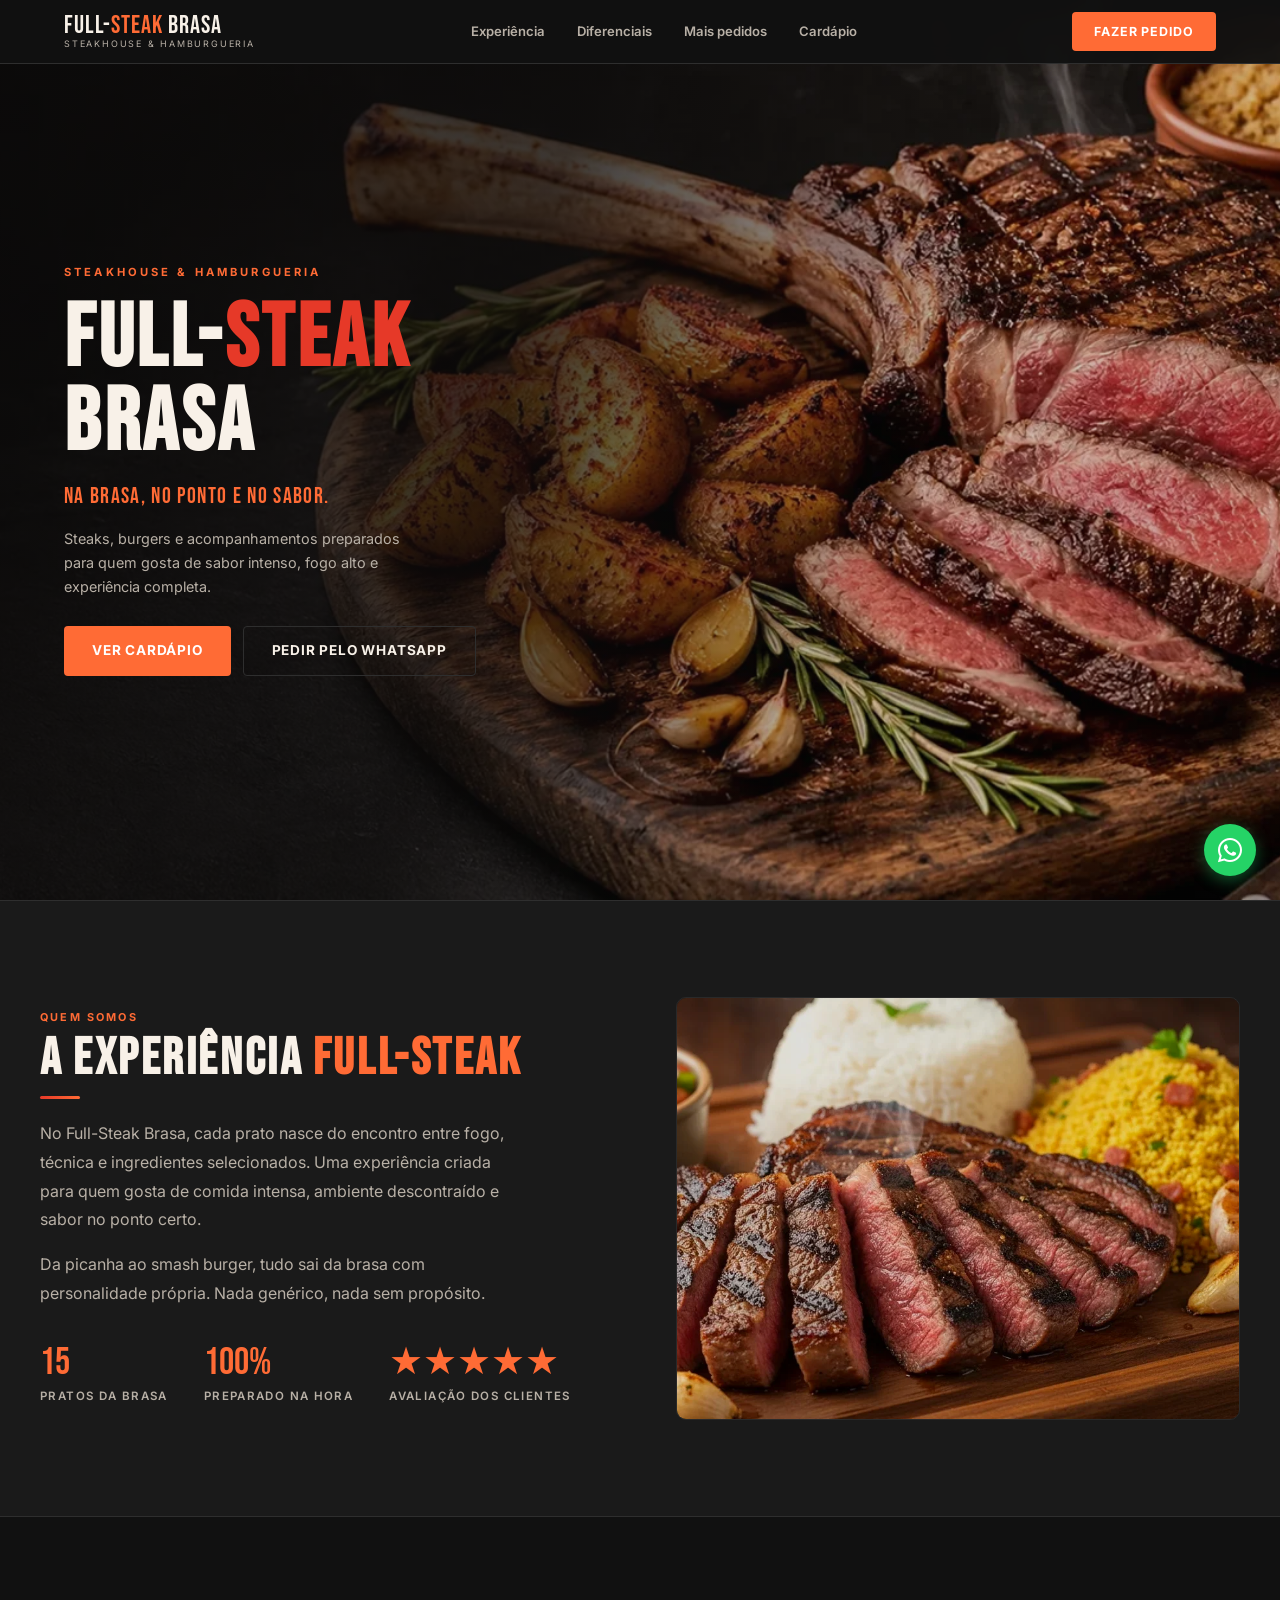
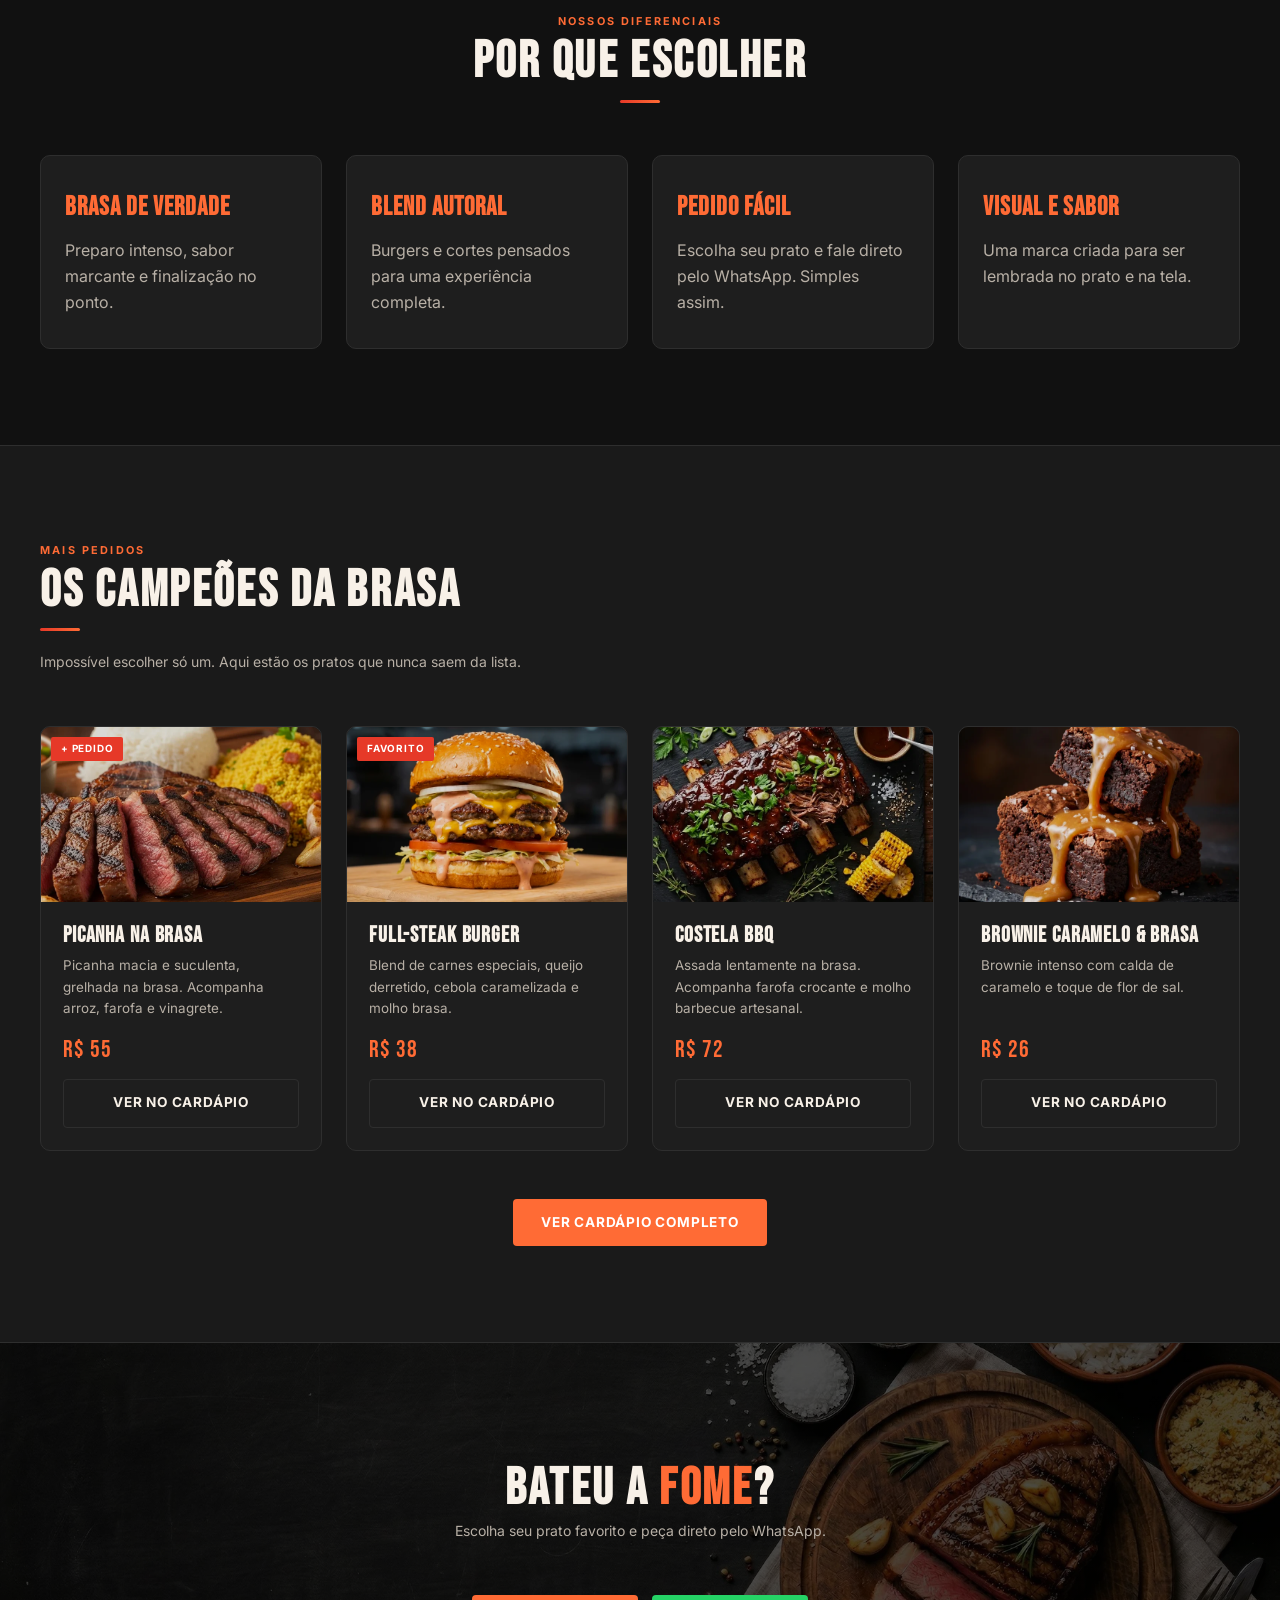
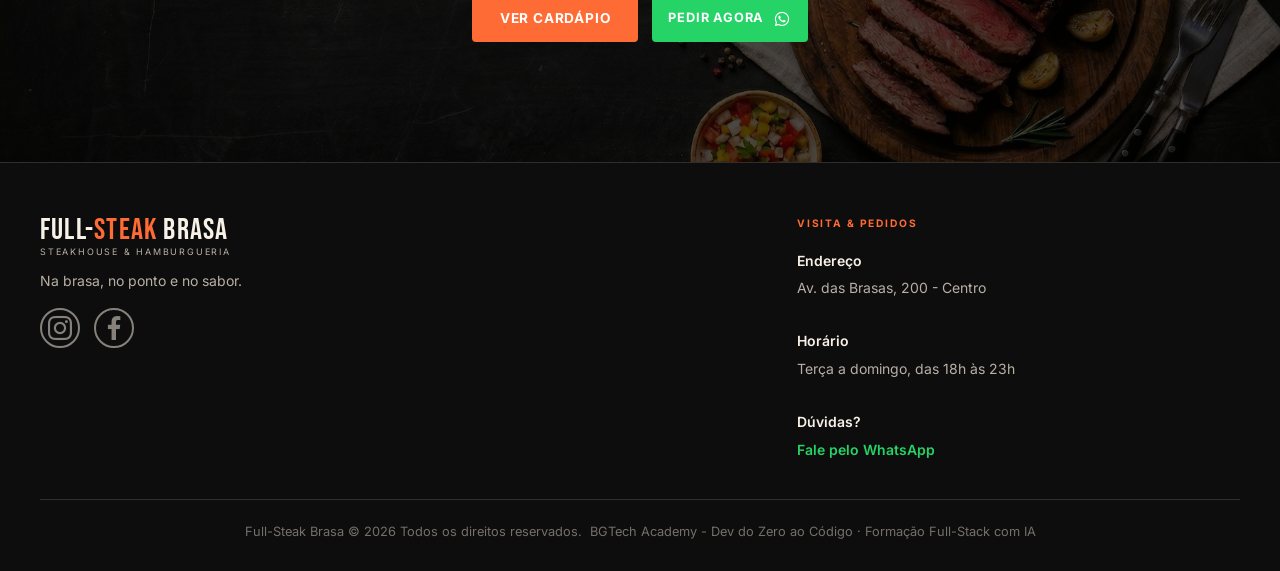
<file: index.html>
<!doctype html>
<html lang="pt-br">
    <head>
        <meta charset="UTF-8" />
        <meta name="viewport" content="width=device-width, initial-scale=1.0" />
        <title>Full-Steak Brasa — Steakhouse & Hamburgueria</title>
        <meta
            name="description"
            content="Full-Steak Brasa: steaks, burgers artesanais e acompanhamentos preparados na brasa. Peça pelo WhatsApp."
        />
        <link
            href="https://unpkg.com/boxicons@2.1.4/css/boxicons.min.css"
            rel="stylesheet"
        />
        <link rel="stylesheet" href="css/style.css" />
    </head>
    <body>
        <!-- HEADER (reusa .site-header + .lp-nav) -->
         <header class="site-header">
            <div class="header-inner">
                <a href="index.html" class="logo">
                    <span class="logo-name">Full-<span class="fire">Steak</span> Brasa</span>
                    <span class="logo-sub">Steakhouse &amp; Hamburgueria</span>
                </a>

                <nav class="lp-nav" aria-label="Navegação principal">
                    <a href="#experiencia">Experiência</a>
                    <a href="#diferenciais">Diferenciais</a>
                    <a href="#mais-pedidos">Mais pedidos</a>
                    <a href="cardapio.html" target="_blank">Cardápio</a>
                </nav>

                <a href="#fazer-pedido" class="btn btn-primary btn-header">Fazer pedido</a>
            </div>
        </header>

        <!-- HERO (reusa .hero) -->
        <section class="hero" id="inicio">
            <div class="hero-bg lp-hero"></div>
            <div class="hero-content">
                <span class="hero-eyebrow">Steakhouse &amp; Hamburgueria</span>
                <h1 class="hero-title">Full-<span class="fire">Steak</span><br />Brasa</h1>
                <p class="hero-tagline">Na brasa, no ponto e no sabor.</p>
                <p class="hero-desc">
                    Steaks, burgers e acompanhamentos preparados para quem gosta
                    de sabor intenso, fogo alto e experiência completa.
                </p>
                <div class="hero-actions">
                    <a href="cardapio.html" target="_blank" class="btn btn-primary">Ver cardápio</a>
                    <a href="https://wa.me/5585999999999" target="_blank" class="btn btn-secondary">Pedir pelo WhatsApp</a>
                </div>
            </div>
        </section>

        <!-- EXPERIÊNCIA (faixa clara: texto + imagem) -->
        <section class="faixa" id="experiencia">
            <div class="faixa-inner exp-grid">
                <div>
                    <div class="secao-titulo" style="margin-bottom: 0">
                        <span class="secao-label">Quem somos</span>
                        <h2>A experiência <span class="fire">Full-Steak</span></h2>
                        <div class="divider"></div>
                    </div>
                    <p>
                        No Full-Steak Brasa, cada prato nasce do encontro entre
                        fogo, técnica e ingredientes selecionados. Uma experiência
                        criada para quem gosta de comida intensa, ambiente
                        descontraído e sabor no ponto certo.
                    </p>
                    <p>
                        Da picanha ao smash burger, tudo sai da brasa com
                        personalidade própria. Nada genérico, nada sem propósito.
                    </p>

                    <div class="stats">
                        <div>
                            <span class="stat-num">15</span>
                            <span class="stat-label">Pratos da brasa</span>
                        </div>
                        <div>
                            <span class="stat-num">100%</span>
                            <span class="stat-label">Preparado na hora</span>
                        </div>
                        <div>
                            <span class="stat-num">★★★★★</span>
                            <span class="stat-label">Avaliação dos clientes</span>
                        </div>
                    </div>
                </div>

                <div class="exp-img-wrap">
                    <img src="img/picanha.webp" alt="Picanha grelhada na brasa" class="exp-img" />
                </div>
            </div>
        </section>

        <!-- DIFERENCIAIS -->
        <section class="faixa" id="diferenciais" style="background: var(--bg-01)">
            <div class="faixa-inner">
                <div class="secao-titulo centro">
                    <span class="secao-label">Nossos diferenciais</span>
                    <h2>Por que escolher</h2>
                    <div class="divider"></div>
                </div>

                <div class="grid-4">
                    <div class="card-simples">
                        <h3>Brasa de verdade</h3>
                        <p>Preparo intenso, sabor marcante e finalização no ponto.</p>
                    </div>
                    <div class="card-simples">
                        <h3>Blend autoral</h3>
                        <p>Burgers e cortes pensados para uma experiência completa.</p>
                    </div>
                    <div class="card-simples">
                        <h3>Pedido fácil</h3>
                        <p>Escolha seu prato e fale direto pelo WhatsApp. Simples assim.</p>
                    </div>
                    <div class="card-simples">
                        <h3>Visual e sabor</h3>
                        <p>Uma marca criada para ser lembrada no prato e na tela.</p>
                    </div>
                </div>
            </div>
        </section>

        <!-- MAIS PEDIDOS (reusa .produto-card) -->
        <section class="faixa" id="mais-pedidos">
            <div class="faixa-inner">
                <div class="secao-titulo">
                    <span class="secao-label">Mais pedidos</span>
                    <h2>Os campeões da brasa</h2>
                    <div class="divider"></div>
                    <p>Impossível escolher só um. Aqui estão os pratos que nunca saem da lista.</p>
                </div>

                <div class="grid-4">
                    <article class="produto-card">
                        <div class="card-img-wrap">
                            <img class="card-img" src="img/picanha.webp" alt="Picanha na Brasa" />
                            <span class="card-badge">+ Pedido</span>
                        </div>
                        <div class="card-body">
                            <h3 class="card-nome">Picanha na Brasa</h3>
                            <p class="card-desc">Picanha macia e suculenta, grelhada na brasa. Acompanha arroz, farofa e vinagrete.</p>
                            <div class="card-rodape"><span class="card-preco">R$ 55</span></div>
                            <a href="cardapio.html" target="_blank" class="btn btn-secondary">Ver no cardápio</a>
                        </div>
                    </article>

                    <article class="produto-card">
                        <div class="card-img-wrap">
                            <img class="card-img" src="img/hamburger.webp" alt="Full-Steak Burger" />
                            <span class="card-badge">Favorito</span>
                        </div>
                        <div class="card-body">
                            <h3 class="card-nome">Full-Steak Burger</h3>
                            <p class="card-desc">Blend de carnes especiais, queijo derretido, cebola caramelizada e molho brasa.</p>
                            <div class="card-rodape"><span class="card-preco">R$ 38</span></div>
                            <a href="cardapio.html" target="_blank" class="btn btn-secondary">Ver no cardápio</a>
                        </div>
                    </article>

                    <article class="produto-card">
                        <div class="card-img-wrap">
                            <img class="card-img" src="img/costela-bbq.webp" alt="Costela BBQ" />
                        </div>
                        <div class="card-body">
                            <h3 class="card-nome">Costela BBQ</h3>
                            <p class="card-desc">Assada lentamente na brasa. Acompanha farofa crocante e molho barbecue artesanal.</p>
                            <div class="card-rodape"><span class="card-preco">R$ 72</span></div>
                            <a href="cardapio.html" target="_blank" class="btn btn-secondary">Ver no cardápio</a>
                        </div>
                    </article>

                    <article class="produto-card">
                        <div class="card-img-wrap">
                            <img class="card-img" src="img/brownie-caramelo.webp" alt="Brownie Caramelo e Brasa" />
                        </div>
                        <div class="card-body">
                            <h3 class="card-nome">Brownie Caramelo &amp; Brasa</h3>
                            <p class="card-desc">Brownie intenso com calda de caramelo e toque de flor de sal.</p>
                            <div class="card-rodape"><span class="card-preco">R$ 26</span></div>
                            <a href="cardapio.html" target="_blank" class="btn btn-secondary">Ver no cardápio</a>
                        </div>
                    </article>
                </div>

                <div class="cta-link">
                    <a href="cardapio.html" target="_blank" class="btn btn-primary">Ver cardápio completo</a>
                </div>
            </div>
        </section>

        <!-- CTA FINAL -->
        <section class="cta-final" id="fazer-pedido">
            <div class="secao-titulo centro">
                <h2>Bateu a <span class="fire">fome</span>?</h2>
                <p>Escolha seu prato favorito e peça direto pelo WhatsApp.</p>
            </div>
            <div class="cta-final-actions">
                <a href="cardapio.html" target="_blank" class="btn btn-primary">Ver cardápio</a>
                <a href="https://wa.me/5585999999999" target="_blank" class="btn btn-whatsapp">
                    Pedir agora
                    <i class="bx bxl-whatsapp"></i>
                </a>
            </div>
        </section>

        <!-- FOOTER (reusa o footer) -->
        <footer class="site-footer" id="contato">
            <div class="footer-inner">
                <div class="footer-topo">
                    <div class="footer-brand">
                        <div class="logo">
                            <span class="logo-name">Full-<span class="fire">Steak</span> Brasa</span>
                            <span class="logo-sub">Steakhouse &amp; Hamburgueria</span>
                        </div>
                        <p>Na brasa, no ponto e no sabor.</p>
                        <div>
                            <a href="https://instagram.com/bgtech.academy" target="_blank"><i class="bx bxl-instagram"></i></a>
                            <a href="https://www.facebook.com/profile.php?id=61588832336791" target="_blank"><i class="bx bxl-facebook"></i></a>
                        </div>
                    </div>

                    <div class="footer-col">
                        <h4>Visita &amp; Pedidos</h4>
                        <address>
                            <strong>Endereço</strong>
                            Av. das Brasas, 200 - Centro<br /><br />
                            <strong>Horário</strong>
                            Terça a domingo, das 18h às 23h<br /><br />
                            <strong>Dúvidas?</strong>
                            <a href="https://wa.me/5585999999999" target="_blank" class="footer-wpp-link">Fale pelo WhatsApp</a>
                        </address>
                    </div>
                </div>

                <div class="footer-fundo">
                    <p>Full-Steak Brasa © 2026 Todos os direitos reservados.</p>
                    <p>BGTech Academy - Dev do Zero ao Código · Formação Full-Stack com IA</p>
                </div>
            </div>
        </footer>

        <!-- BOTÃO FLUTUANTE WHATSAPP -->
        <a href="https://wa.me/5585999999999" target="_blank" class="whatsapp-float" aria-label="Fazer pedido pelo WhatsApp">
            <i class="bx bxl-whatsapp"></i>
        </a>
    </body>
</html>

<!-- Ctrl + ; == comentário -->
<!-- Alt + Shift + F == formatar -->
</file>
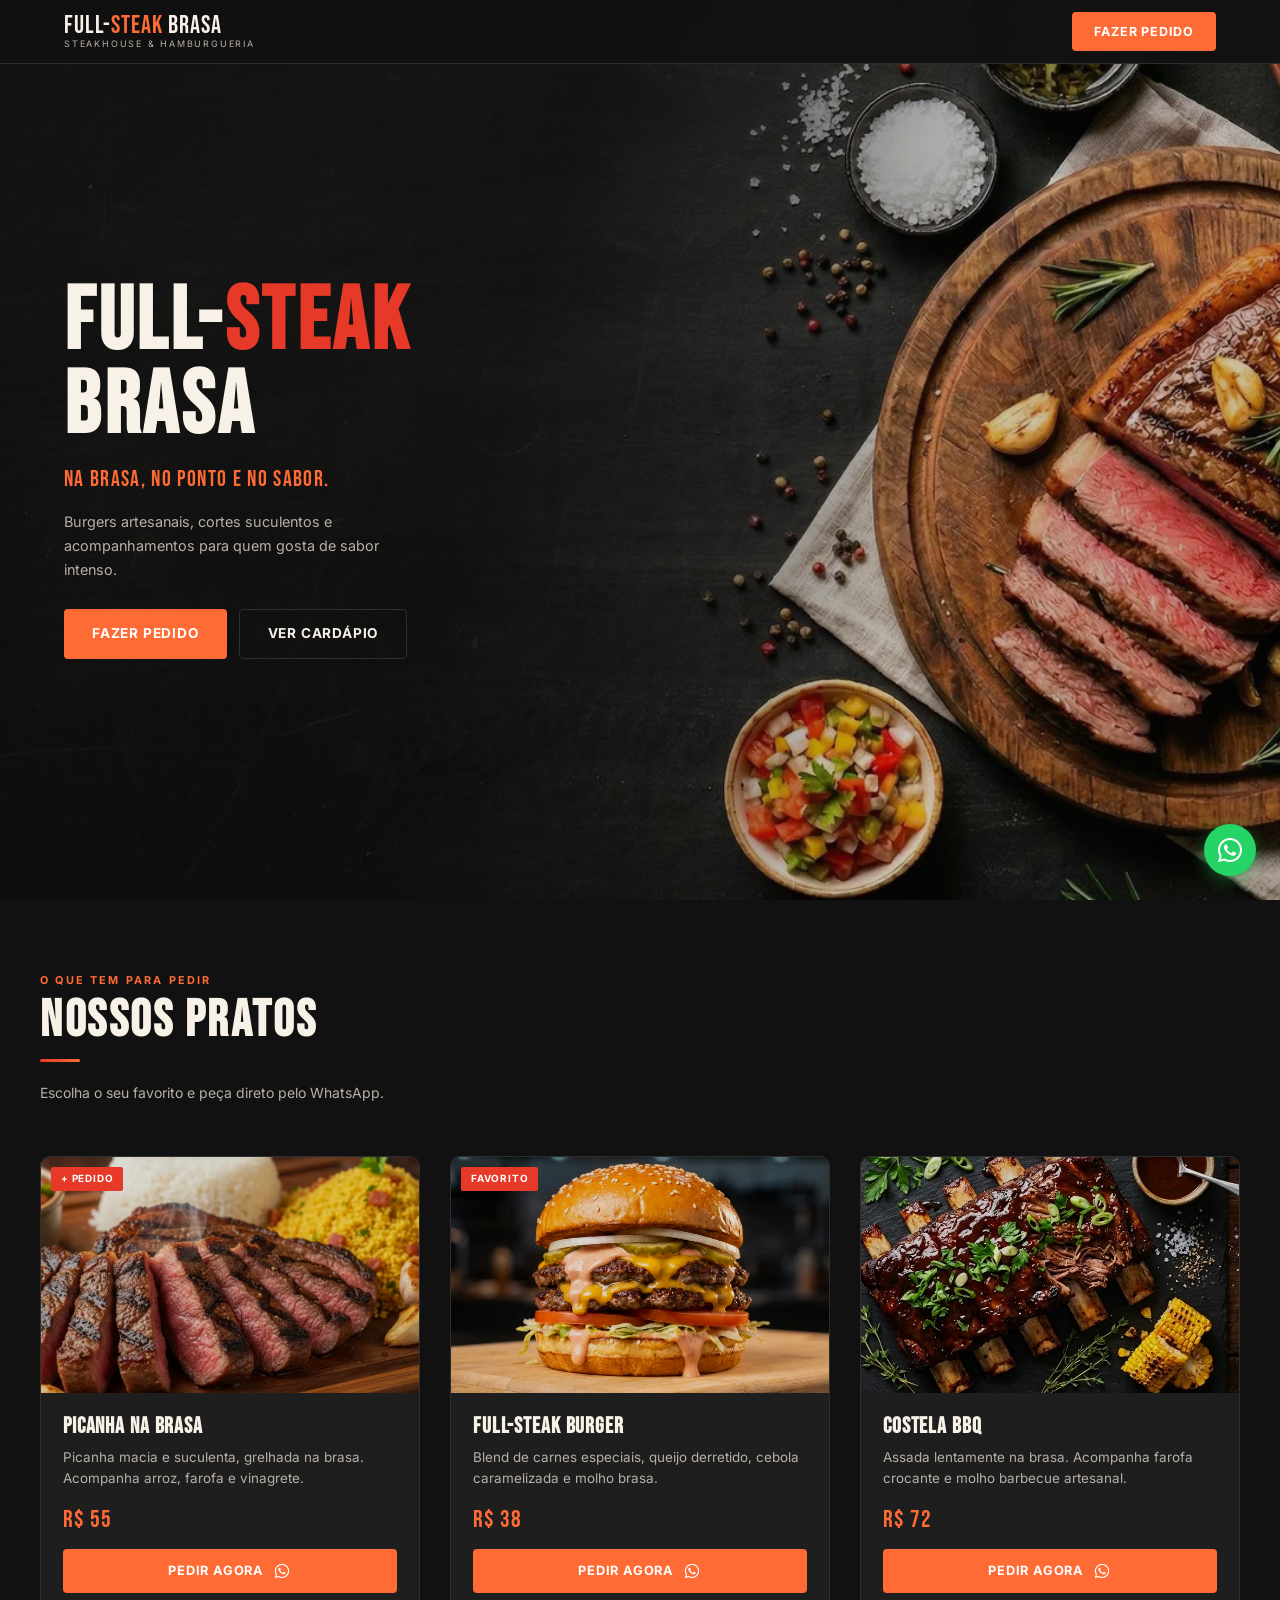
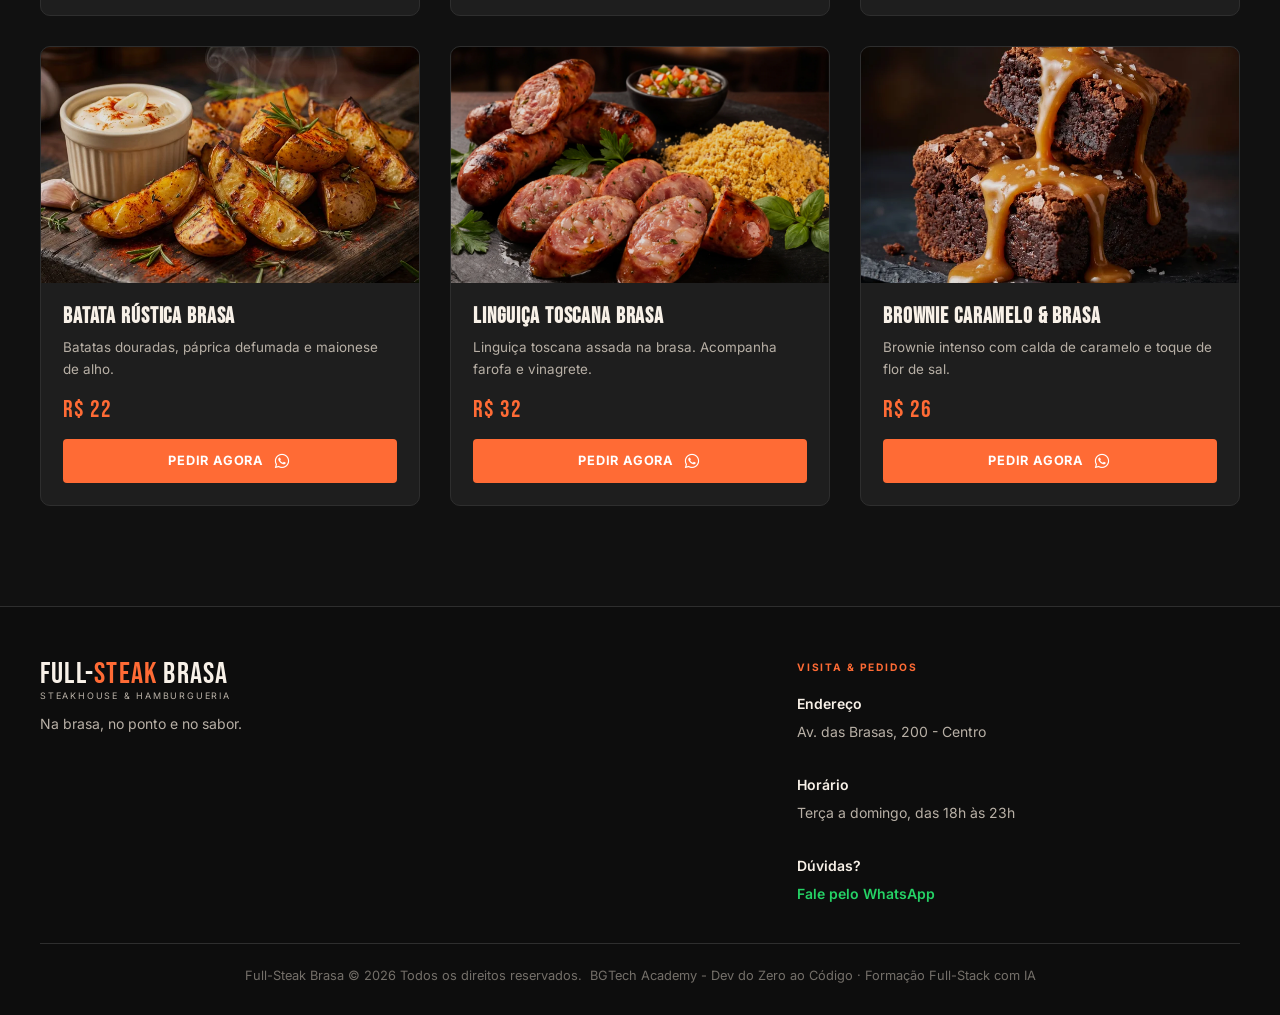
<file: cardapio.html>
<!doctype html>
<html lang="pt-BR">
    <head>
        <meta charset="UTF-8" />
        <meta name="viewport" content="width=device-width, initial-scale=1.0" />
        <title>Cardápio — Full-Steak Brasa</title>
        <meta
            name="description"
            content="Cardápio do Full-Steak Brasa. Steaks, burgers artesanais e acompanhamentos na brasa."
        />
        <!-- Biblioteca externa de ícones (Boxicons) -->
        <link href="https://unpkg.com/boxicons@2.1.4/css/boxicons.min.css" rel="stylesheet" />
        <!-- CSS do projeto -->
        <link rel="stylesheet" href="css/style.css" />
    </head>

    <body>
        <!-- HEADER: logo + botão de pedido -->
        <header class="site-header">
            <div class="header-inner">
                <a href="cardapio.html" class="logo">
                    <span class="logo-name">
                        Full-<span class="fire">Steak</span> Brasa
                    </span>
                    <span class="logo-sub">Steakhouse & Hamburgueria</span>
                </a>

                <a
                    href="https://wa.me/5585999999999"
                    target="_blank"
                    class="btn btn-primary btn-header"
                >
                    Fazer pedido
                </a>
            </div>
        </header>

        <!-- HERO -->
        <section class="hero">
            <div class="hero-bg"></div>

            <div class="hero-content">
                <h1 class="hero-title">
                    Full-<span class="fire">Steak</span><br />Brasa
                </h1>
                <p class="hero-tagline">Na brasa, no ponto e no sabor.</p>
                <p class="hero-desc">
                    Burgers artesanais, cortes suculentos e acompanhamentos para
                    quem gosta de sabor intenso.
                </p>

                <div class="hero-actions">
                    <a
                        href="https://wa.me/5585999999999"
                        target="_blank"
                        class="btn btn-primary"
                        >Fazer pedido</a
                    >
                    <a href="#cardapio" class="btn btn-secondary">Ver cardápio</a>
                </div>
            </div>
        </section>

        <!-- PRODUTOS -->
        <main class="secao-produtos" id="cardapio">
            <div class="secao-titulo">
                <span class="secao-label">O que tem para pedir</span>
                <h2>NOSSOS PRATOS</h2>
                <div class="divider"></div>
                <p>Escolha o seu favorito e peça direto pelo WhatsApp.</p>
            </div>

            <div class="produtos-grid">
                <!-- CARD 1 — Picanha na Brasa -->
                <article class="produto-card">
                    <div class="card-img-wrap">
                        <img
                            class="card-img"
                            src="./img/picanha.webp"
                            alt="Picanha na Brasa"
                        />
                        <span class="card-badge">+ Pedido</span>
                    </div>
                    <div class="card-body">
                        <h3 class="card-nome">Picanha na Brasa</h3>
                        <p class="card-desc">
                            Picanha macia e suculenta, grelhada na brasa.
                            Acompanha arroz, farofa e vinagrete.
                        </p>
                        <div class="card-rodape">
                            <span class="card-preco">R$ 55</span>
                        </div>
                        <a
                            href="https://wa.me/5585999999999"
                            target="_blank"
                            class="btn btn-whatsapp"
                        >
                            Pedir agora
                            <i class="bx bxl-whatsapp"></i>
                        </a>
                    </div>
                </article>

                <!-- CARD 2 — Full-Steak Burger -->
                <article class="produto-card">
                    <div class="card-img-wrap">
                        <img
                            class="card-img"
                            src="./img/hamburger.webp"
                            alt="Full-Steak Burger"
                        />
                        <span class="card-badge">Favorito</span>
                    </div>
                    <div class="card-body">
                        <h3 class="card-nome">Full-Steak Burger</h3>
                        <p class="card-desc">
                            Blend de carnes especiais, queijo derretido, cebola
                            caramelizada e molho brasa.
                        </p>
                        <div class="card-rodape">
                            <span class="card-preco">R$ 38</span>
                        </div>
                        <a
                            href="https://wa.me/5585999999999"
                            target="_blank"
                            class="btn btn-whatsapp"
                        >
                            Pedir agora
                            <i class="bx bxl-whatsapp"></i>
                        </a>
                    </div>
                </article>

                <!-- CARD 3 — Costela BBQ -->
                <article class="produto-card">
                    <div class="card-img-wrap">
                        <img
                            class="card-img"
                            src="./img/costela-bbq.webp"
                            alt="Costela BBQ"
                        />
                    </div>
                    <div class="card-body">
                        <h3 class="card-nome">Costela BBQ</h3>
                        <p class="card-desc">
                            Assada lentamente na brasa. Acompanha farofa
                            crocante e molho barbecue artesanal.
                        </p>
                        <div class="card-rodape">
                            <span class="card-preco">R$ 72</span>
                        </div>
                        <a
                            href="https://wa.me/5585999999999"
                            target="_blank"
                            class="btn btn-whatsapp"
                        >
                            Pedir agora
                            <i class="bx bxl-whatsapp"></i>
                        </a>
                    </div>
                </article>

                <!-- CARD 4 — Batata Rústica Brasa -->
                <article class="produto-card">
                    <div class="card-img-wrap">
                        <img
                            class="card-img"
                            src="./img/batata-rustica.webp"
                            alt="Batata Rústica Brasa"
                        />
                    </div>
                    <div class="card-body">
                        <h3 class="card-nome">Batata Rústica Brasa</h3>
                        <p class="card-desc">
                            Batatas douradas, páprica defumada e maionese de
                            alho.
                        </p>
                        <div class="card-rodape">
                            <span class="card-preco">R$ 22</span>
                        </div>
                        <a
                            href="https://wa.me/5585999999999"
                            target="_blank"
                            class="btn btn-whatsapp"
                        >
                            Pedir agora
                            <i class="bx bxl-whatsapp"></i>
                        </a>
                    </div>
                </article>

                <!-- CARD 5 — Linguiça Toscana Brasa -->
                <article class="produto-card">
                    <div class="card-img-wrap">
                        <img
                            class="card-img"
                            src="./img/linguica-toscana.webp"
                            alt="Linguiça Toscana Brasa"
                        />
                    </div>
                    <div class="card-body">
                        <h3 class="card-nome">Linguiça Toscana Brasa</h3>
                        <p class="card-desc">
                            Linguiça toscana assada na brasa. Acompanha farofa e
                            vinagrete.
                        </p>
                        <div class="card-rodape">
                            <span class="card-preco">R$ 32</span>
                        </div>
                        <a
                            href="https://wa.me/5585999999999"
                            target="_blank"
                            class="btn btn-whatsapp"
                        >
                            Pedir agora
                            <i class="bx bxl-whatsapp"></i>
                        </a>
                    </div>
                </article>

                <!-- CARD 6 — Brownie Caramelo & Brasa -->
                <article class="produto-card">
                    <div class="card-img-wrap">
                        <img
                            class="card-img"
                            src="./img/brownie-caramelo.webp"
                            alt="Brownie Caramelo e Brasa"
                        />
                    </div>
                    <div class="card-body">
                        <h3 class="card-nome">Brownie Caramelo &amp; Brasa</h3>
                        <p class="card-desc">
                            Brownie intenso com calda de caramelo e toque de
                            flor de sal.
                        </p>
                        <div class="card-rodape">
                            <span class="card-preco">R$ 26</span>
                        </div>
                        <a
                            href="https://wa.me/5585999999999"
                            target="_blank"
                            class="btn btn-whatsapp"
                        >
                            Pedir agora
                            <i class="bx bxl-whatsapp"></i>
                        </a>
                    </div>
                </article>
            </div>
            <!-- /produtos-grid -->
        </main>

        <!-- FOOTER -->
        <footer class="site-footer" id="contato">
            <div class="footer-inner">
                <div class="footer-topo">
                    <div class="footer-brand">
                        <div class="logo">
                            <span class="logo-name"
                                >Full-<span class="fire">Steak</span>
                                Brasa</span
                            >
                            <span class="logo-sub"
                                >Steakhouse &amp; Hamburgueria</span
                            >
                        </div>
                        <p>Na brasa, no ponto e no sabor.</p>
                    </div>

                    <div class="footer-col">
                        <h4>Visita &amp; Pedidos</h4>
                        <address>
                            <strong>Endereço</strong>
                            Av. das Brasas, 200 - Centro<br /><br />

                            <strong>Horário</strong>
                            Terça a domingo, das 18h às 23h<br /><br />

                            <strong>Dúvidas?</strong>
                            <a
                                href="https://wa.me/5585999999999"
                                target="_blank"
                                class="footer-wpp-link"
                            >
                                Fale pelo WhatsApp
                            </a>
                        </address>
                    </div>
                </div>

                <div class="footer-fundo">
                    <p>Full-Steak Brasa © 2026 Todos os direitos reservados.</p>
                    <p>
                        BGTech Academy - Dev do Zero ao Código · Formação
                        Full-Stack com IA
                    </p>
                </div>
            </div>
        </footer>

        <!-- BOTÃO FLUTUANTE WHATSAPP (fazer no final) -->
        <a
            href="https://wa.me/5585999999999"
            target="_blank"
            class="whatsapp-float"
            aria-label="Fazer pedido pelo WhatsApp"
        >
            <i class="bx bxl-whatsapp"></i>
        </a>
    </body>
</html>
</file>
<file: css/style.css>
/* ================================================
   FULL-STEAK BRASA — Cardápio
   ================================================ */


/* 1. FONTE ---------------------------------------- */
@import url('https://fonts.googleapis.com/css2?family=Bebas+Neue&family=Inter:wght@400;500;600;700&display=swap');


/* 2. VARIÁVEIS — o "coração" da identidade visual -- */
:root {
    --bg-01: #111111;
    --bg-card: #1E1E1E;

    --text-01: #F8F1E8;
    --text-02: #B8B0A6;

    --accent-red: #E63928;
    --accent-orange: #FF6B35;

    --border-soft: #2E2E2E;
    --whatsapp: #25D366;

    --font-heading: 'Bebas Neue', 'Arial Narrow', sans-serif;
    --font-body: 'Inter', system-ui, sans-serif;

    --radius-sm: 4px;
    --radius-md: 10px;

    --transition: 0.25s ease;
}


/* 3. RESET ---------------------------------------- */
*,
*::before,
*::after {
    margin: 0;
    padding: 0;
    box-sizing: border-box;
}

html {
    scroll-behavior: smooth;
}

body {
    background-color: var(--bg-01);
    color: var(--text-01);
    font-family: var(--font-body);
    line-height: 1.6;
    -webkit-font-smoothing: antialiased;
}

img {
    max-width: 100%;
    display: block;
}

a {
    color: inherit;
    text-decoration: none;
}


/* 4. UTILITÁRIOS ---------------------------------- */
.divider {
    width: 40px;
    height: 3px;
    background: linear-gradient(to right, var(--accent-red), var(--accent-orange));
    border-radius: 2px;
    margin: 12px 0 20px;
}

.fire {
    color: var(--accent-orange);
}

.secao-label {
    display: block;
    font-size: 0.68rem;
    font-weight: 700;
    letter-spacing: 0.2em;
    text-transform: uppercase;
    color: var(--accent-orange);
    margin-bottom: 6px;
}


/* 5. BOTÕES --------------------------------------- */
.btn {
    display: inline-flex;
    align-items: center;
    justify-content: center;
    gap: 8px;
    font-family: var(--font-body);
    font-size: 0.85rem;
    font-weight: 700;
    letter-spacing: 0.8px;
    text-transform: uppercase;
    padding: 0.8rem 1.75rem;
    border-radius: var(--radius-sm);
    border: none;
    cursor: pointer;
    transition: all var(--transition);
    white-space: nowrap;
}

.btn-primary {
    background: var(--accent-orange);
    color: #fff;
}

.btn-primary:hover {
    background: #f04434;
    transform: translateY(-2px);
    box-shadow: 0 8px 20px rgba(230, 57, 40, 0.38);
}

.btn-secondary {
    background: transparent;
    color: var(--text-01);
    border: 1.5px solid var(--border-soft);
}

.btn-secondary:hover {
    border-color: var(--accent-orange);
    color: var(--accent-orange);
    transform: translateY(-2px);
}

.btn-header {
    padding: 10px 22px;
    font-size: 0.78rem;
}

.btn-whatsapp {
    background: var(--accent-orange);
    color: #fff;
    font-size: 0.8rem;
    padding: 12px 16px;
    width: 100%;
}

.btn-whatsapp:hover {
    background: #1ebe5a;
    transform: translateY(-2px);
    box-shadow: 0 6px 16px rgba(37, 211, 102, 0.3);
}

/* Ícone do Boxicons dentro do botão */
.btn-whatsapp i {
    font-size: 1.2rem;
}


/* 6. HEADER --------------------------------------- */
.site-header {
    position: fixed;
    top: 0;
    left: 0;
    right: 0;
    z-index: 1000;
    height: 64px;
    background: rgba(17, 17, 17, 0.96);
    backdrop-filter: blur(10px);
    -webkit-backdrop-filter: blur(10px);
    border-bottom: 1px solid var(--border-soft);
}

.header-inner {
    height: 100%;
    max-width: 1200px;
    margin: 0 auto;
    padding: 0 24px;
    display: flex;
    align-items: center;
    justify-content: space-between;
}

.logo {
    display: flex;
    flex-direction: column;
    line-height: 1;
}

.logo-name {
    font-family: var(--font-heading);
    font-size: 1.55rem;
    letter-spacing: 0.04em;
    color: var(--text-01);
}

.logo-sub {
    font-size: 0.56rem;
    letter-spacing: 0.2em;
    text-transform: uppercase;
    color: var(--text-02);
    margin-top: 2px;
}


/* 7. HERO ----------------------------------------- */
.hero {
    height: 100vh;
    position: relative;
    display: flex;
    align-items: center;
    overflow: hidden;
}

.hero-bg {
    position: absolute;
    inset: 0;
    background-image:
        linear-gradient(105deg,
            rgba(11, 10, 10, 0.8) 40%,
            rgba(11, 10, 10, 0.2) 70%),
        url("../img/full-steak-hero.webp");
    background-size: cover;
    background-position: center;
}

.hero-content {
    position: relative;
    z-index: 1;
    width: 100%;
    padding: 96px 24px 56px;
    padding-left: max(24px, calc((100vw - 1200px) / 2 + 24px));
}

.hero-title {
    font-family: var(--font-heading);
    font-size: clamp(3rem, 7vw, 5.5rem);
    letter-spacing: 0.04em;
    line-height: 0.95;
    color: var(--text-01);
    margin-bottom: 14px;
}

.hero-title .fire {
    color: var(--accent-red);
}

.hero-tagline {
    font-family: var(--font-heading);
    font-size: clamp(1rem, 2vw, 1.4rem);
    letter-spacing: 0.06em;
    color: var(--accent-orange);
    margin-bottom: 12px;
}

.hero-desc {
    font-size: 0.9rem;
    color: var(--text-02);
    line-height: 1.65;
    max-width: 360px;
    margin-bottom: 28px;
}

.hero-actions {
    display: flex;
    gap: 12px;
    flex-wrap: wrap;
}

/* Animação de entrada suave */
@keyframes fadeUp {
    from {
        opacity: 0;
        transform: translateY(20px);
    }

    to {
        opacity: 1;
        transform: translateY(0);
    }
}

.hero-title {
    animation: fadeUp 0.5s ease 0.10s both;
}

.hero-tagline {
    animation: fadeUp 0.5s ease 0.20s both;
}

.hero-desc {
    animation: fadeUp 0.5s ease 0.30s both;
}

.hero-actions {
    animation: fadeUp 0.5s ease 0.40s both;
}


/* 8. SEÇÃO DE PRODUTOS ---------------------------- */
.secao-produtos {
    padding: 72px 24px 100px;
}

.secao-titulo {
    max-width: 1200px;
    margin: 0 auto 52px;
}

.secao-titulo h2 {
    font-family: var(--font-heading);
    font-size: clamp(2.2rem, 4vw, 3.5rem);
    letter-spacing: 0.05em;
    color: var(--text-01);
    line-height: 1;
}

.secao-titulo p {
    font-size: 0.875rem;
    color: var(--text-02);
    margin-top: 6px;
}

.produtos-grid {
    max-width: 1200px;
    margin: 0 auto;
    display: grid;
    grid-template-columns: repeat(3, 1fr);
    gap: 30px;
}


/* 9. CARD DE PRODUTO ------------------------------ */
.produto-card {
    background: var(--bg-card);
    border: 1px solid var(--border-soft);
    border-radius: var(--radius-md);
    overflow: hidden;
    display: flex;
    flex-direction: column;
    transition:
        transform var(--transition),
        border-color var(--transition),
        box-shadow var(--transition);
}

.produto-card:hover {
    transform: translateY(-5px);
    border-color: var(--accent-red);
    box-shadow: 0 12px 32px rgba(0, 0, 0, 0.5);
}

.card-img-wrap {
    position: relative;
    overflow: hidden;
}

.card-img {
    width: 100%;
    aspect-ratio: 16 / 10;
    object-fit: cover;
    filter: brightness(0.88) saturate(1.1);
    transition: filter var(--transition), transform var(--transition);
}

.produto-card:hover .card-img {
    filter: brightness(1) saturate(1.2);
    transform: scale(1.04);
}

.card-badge {
    position: absolute;
    top: 10px;
    left: 10px;
    background: var(--accent-red);
    color: #fff;
    font-size: 0.62rem;
    font-weight: 700;
    letter-spacing: 0.08em;
    text-transform: uppercase;
    padding: 4px 10px;
    border-radius: 2px;
}

.card-body {
    padding: 22px;
    display: flex;
    flex-direction: column;
    flex: 1;
}

.card-nome {
    font-family: var(--font-heading);
    font-size: 1.35rem;
    letter-spacing: 0.04em;
    color: var(--text-01);
    line-height: 1.1;
    margin-bottom: 8px;
}

.card-desc {
    font-size: 0.84rem;
    color: var(--text-02);
    line-height: 1.6;
    flex: 1;
    margin-bottom: 18px;
}

.card-rodape {
    margin-bottom: 14px;
}

.card-preco {
    font-family: var(--font-heading);
    font-size: 1.5rem;
    letter-spacing: 0.04em;
    color: var(--accent-orange);
    line-height: 1;
}


/* 10. FOOTER -------------------------------------- */
.site-footer {
    background: #0D0D0D;
    border-top: 1px solid var(--border-soft);
    padding: 52px 24px 28px;
}

.footer-inner {
    max-width: 1200px;
    margin: 0 auto;
}

.footer-topo {
    display: grid;
    grid-template-columns: 1.6fr 1fr;
    gap: 48px;
    padding-bottom: 36px;
    border-bottom: 1px solid var(--border-soft);
    margin-bottom: 22px;
}

.footer-brand .logo-name {
    font-size: 1.9rem;
}

.footer-brand p {
    font-size: 0.875rem;
    color: var(--text-02);
    margin-top: 12px;
    line-height: 1.7;
    max-width: 280px;
}

.footer-col h4 {
    font-size: 0.64rem;
    font-weight: 700;
    letter-spacing: 0.18em;
    text-transform: uppercase;
    color: var(--accent-orange);
    margin-bottom: 16px;
}

.footer-col address {
    font-style: normal;
    font-size: 0.875rem;
    color: var(--text-02);
    line-height: 1.9;
}

.footer-col address strong {
    display: block;
    color: var(--text-01);
    font-weight: 600;
    margin-bottom: 1px;
}

.footer-wpp-link {
    color: var(--whatsapp);
    font-weight: 600;
}

.footer-fundo {
    display: flex;
    align-items: center;
    justify-content: center;
    flex-wrap: wrap;
    gap: 8px;
    text-align: center;
}

.footer-fundo p {
    font-size: 0.8rem;
    color: var(--text-02);
    opacity: 0.6;
}


/* 11. BOTÃO FLUTUANTE WHATSAPP -------------------- */
.whatsapp-float {
    position: fixed;
    bottom: 1.5rem;
    right: 1.5rem;
    z-index: 999;
    width: 52px;
    height: 52px;
    border-radius: 50%;
    background: var(--whatsapp);
    display: grid;
    place-items: center;
    box-shadow: 0 4px 16px rgba(37, 211, 102, 0.4);
    transition: transform var(--transition);
}

.whatsapp-float:hover {
    transform: scale(1.1);
}

.whatsapp-float i {
    font-size: 2rem;
    color: #fff;
}


/* 12. RESPONSIVIDADE ------------------------------ */
@media (max-width: 1024px) {
    .produtos-grid {
        grid-template-columns: repeat(2, 1fr);
        gap: 24px;
    }

    .footer-topo {
        grid-template-columns: 1fr 1fr;
    }
}

@media (max-width: 600px) {
    .produtos-grid {
        grid-template-columns: 1fr;
        gap: 20px;
    }

    .hero-content {
        padding-left: 24px;
        padding-right: 24px;
    }

    .hero-actions {
        flex-direction: column;
    }

    .hero-actions .btn {
        width: 100%;
    }

    .footer-topo {
        grid-template-columns: 1fr;
        gap: 28px;
    }

    .whatsapp-float {
        bottom: 18px;
        right: 18px;
        width: 48px;
        height: 48px;
    }
}


/* ================================================================
   FULL-STEAK BRASA — LANDING PAGE
================================================================ */


/* Variável extra p/ ícones sociais + fundo alternado */
:root {
    --bg-02:   #1A1A1A;
    --text-03: #86817B;
}


/* HEADER com navegação (o resto vem de .site-header) */
.lp-nav {
    display: flex;
    align-items: center;
    gap: 32px;
}

.lp-nav a {
    font-size: 0.82rem;
    font-weight: 600;
    color: var(--text-02);
    transition: color var(--transition);
}

.lp-nav a:hover {
    color: var(--text-01);
}


/* HERO */
.lp-hero {
    background-image:
        linear-gradient(105deg,
            rgba(11, 10, 10, 0.8) 40%,
            rgba(11, 10, 10, 0.2) 70%),
        url("../img/full-steak-hero-lp.webp");
}

.hero-eyebrow {
    display: block;
    font-size: 0.7rem;
    font-weight: 700;
    letter-spacing: 0.28em;
    text-transform: uppercase;
    color: var(--accent-orange);
    margin-bottom: 16px;
    animation: fadeUp 0.5s ease 0.05s both;
}


/* Faixa de seção clara (experiência e mais pedidos) */
.faixa {
    padding: 96px 24px;
    background: var(--bg-02);
    border-top: 1px solid var(--border-soft);
}

.faixa-inner {
    max-width: 1200px;
    margin: 0 auto;
}


/* EXPERIÊNCIA: texto + imagem lado a lado */
.exp-grid {
    display: grid;
    grid-template-columns: 1fr 1fr;
    gap: 72px;
    align-items: center;
}

.exp-grid p {
    color: var(--text-02);
    line-height: 1.8;
    margin-bottom: 16px;
    max-width: 480px;
}

.exp-img {
    width: 100%;
    aspect-ratio: 4 / 3;
    object-fit: cover;
    border-radius: var(--radius-md);
    border: 1px solid var(--border-soft);
    filter: brightness(0.9) saturate(1.15);
}

/* Números rápidos */
.stats {
    display: flex;
    gap: 36px;
    margin-top: 36px;
    flex-wrap: wrap;
}

.stat-num {
    display: block;
    font-family: var(--font-heading);
    font-size: 2.4rem;
    color: var(--accent-orange);
    line-height: 1;
}

.stat-label {
    font-size: 0.72rem;
    font-weight: 600;
    letter-spacing: 0.12em;
    text-transform: uppercase;
    color: var(--text-02);
}


/* Grid genérico de 4 colunas (diferenciais e mais pedidos) */
.grid-4 {
    display: grid;
    grid-template-columns: repeat(4, 1fr);
    gap: 24px;
}


/* DIFERENCIAIS: cartões de texto */
.card-simples {
    background: var(--bg-card);
    border: 1px solid var(--border-soft);
    border-radius: var(--radius-md);
    padding: 32px 24px;
    transition: border-color var(--transition), transform var(--transition);
}

.card-simples:hover {
    border-color: var(--accent-red);
    transform: translateY(-4px);
}

.card-simples h3 {
    font-family: var(--font-heading);
    font-size: 1.6rem;
    letter-spacing: 0.04em;
    color: var(--accent-orange);
    margin-bottom: 8px;
}

.card-simples p {
    color: var(--text-02);
    line-height: 1.65;
}


/* Centraliza cabeçalho de seção quando preciso */
.centro { text-align: center; }
.centro .divider { margin-left: auto; margin-right: auto; }

.cta-link { text-align: center; margin-top: 48px; }


/* CTA FINAL: fundo com imagem escurecida */
.cta-final {
    position: relative;
    padding: 120px 24px;
    text-align: center;
    border-top: 1px solid var(--border-soft);
    overflow: hidden;
}

.cta-final::before {
    content: "";
    position: absolute;
    inset: 0;
    background:
        linear-gradient(rgba(0, 0, 0, 0.7), rgba(0, 0, 0, 0.7)),
        url("../img/full-steak-hero.webp") center / cover;
    z-index: 0;
}

.cta-final .secao-titulo,
.cta-final-actions {
    position: relative;
    z-index: 1;
}

.cta-final-actions {
    display: flex;
    gap: 14px;
    justify-content: center;
    flex-wrap: wrap;
    margin-top: 8px;
}

/* Ajuste do botão do WhatsApp no CTA */
.cta-final-actions .btn-whatsapp {
    width: auto;
    background-color: var(--whatsapp);
}


/* Ícones sociais do rodapé */
.footer-brand i {
    font-size: 2rem;
    color: var(--text-03);
    border: 2px solid var(--text-03);
    border-radius: 50%;
    padding: 2px;
    margin: 1rem 0.6rem 0 0;
    transition: var(--transition);
    cursor: pointer;
}

.footer-brand i:hover {
    color: var(--accent-orange);
    border-color: var(--accent-orange);
}


/* RESPONSIVIDADE da LP */
@media (max-width: 1024px) {
    .grid-4 { grid-template-columns: repeat(2, 1fr); }
}

@media (max-width: 900px) {
    .exp-grid { grid-template-columns: 1fr; gap: 40px; }
    .exp-img  { order: -1; }
    .lp-nav   { display: none; }
}

@media (max-width: 600px) {
    .grid-4 { grid-template-columns: 1fr; }
    .cta-final-actions { flex-direction: column; }
    .cta-final-actions .btn { width: 100%; }
}
</file>
